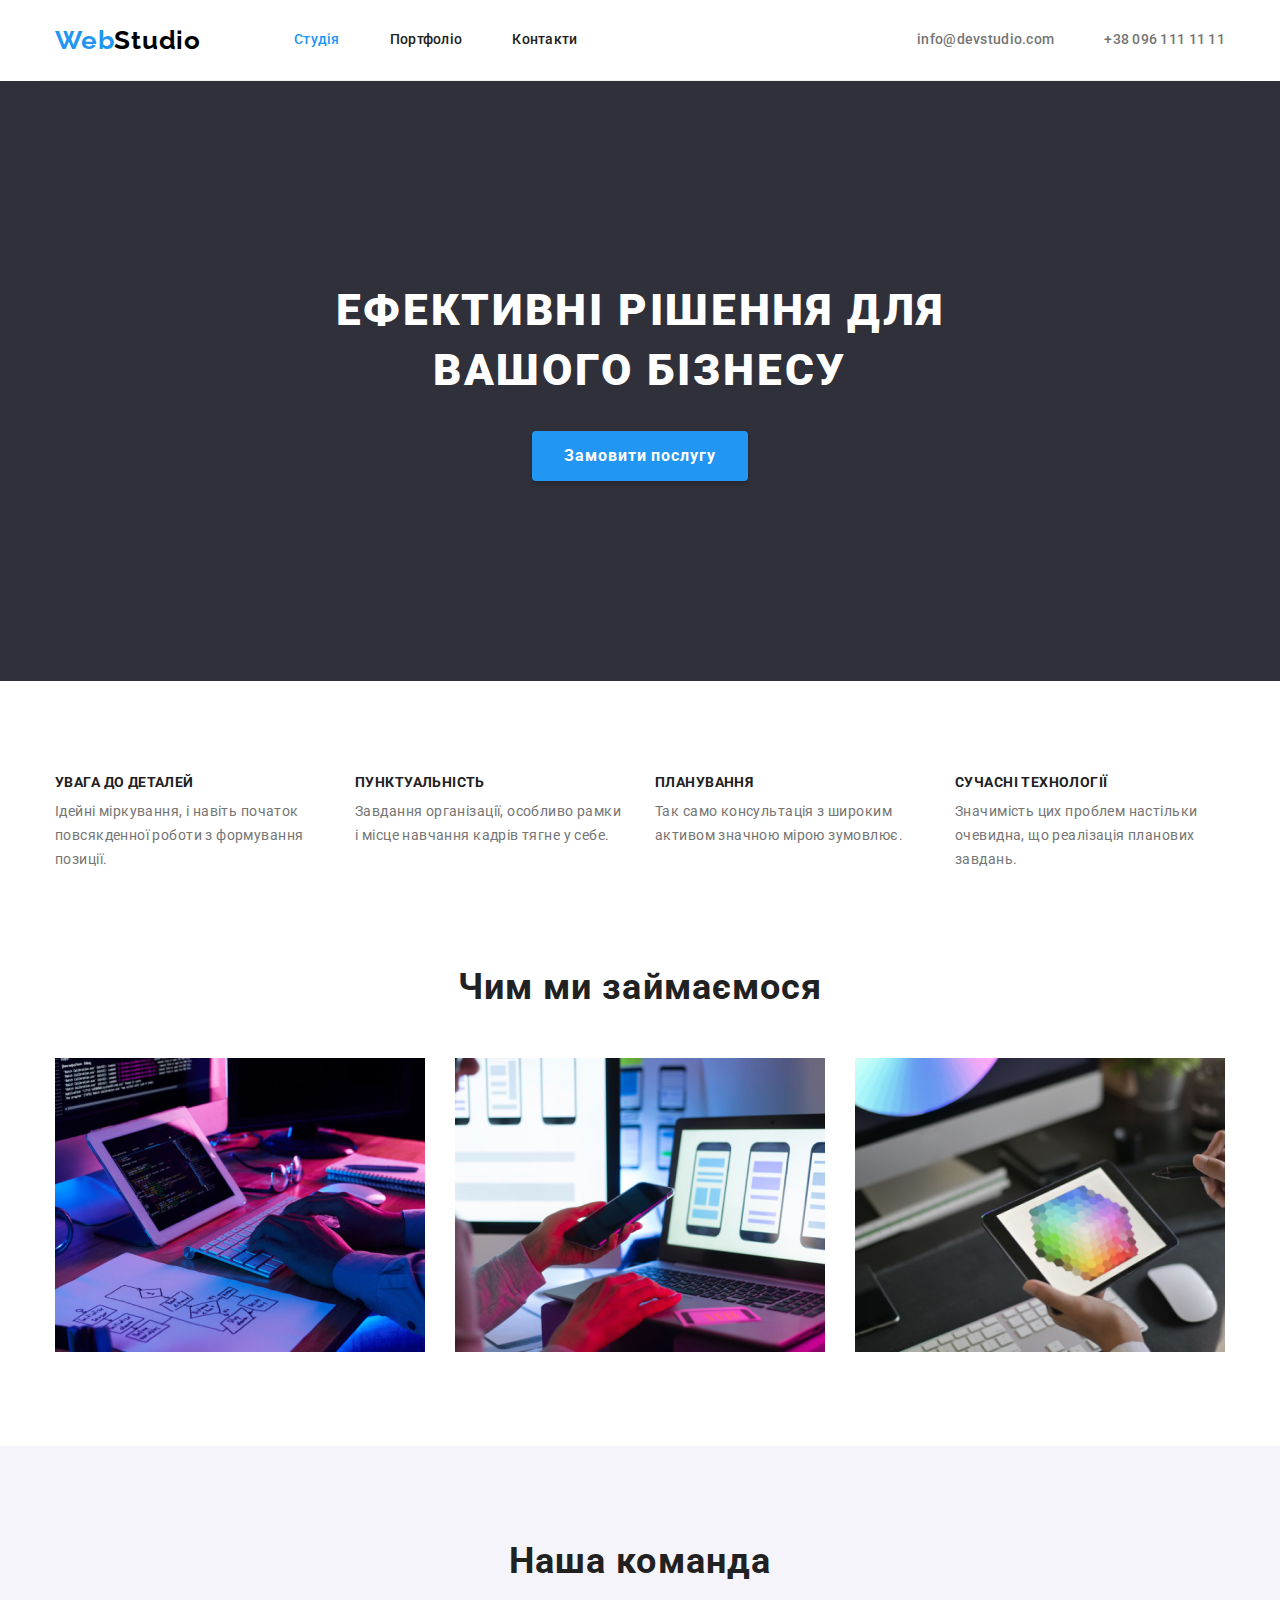
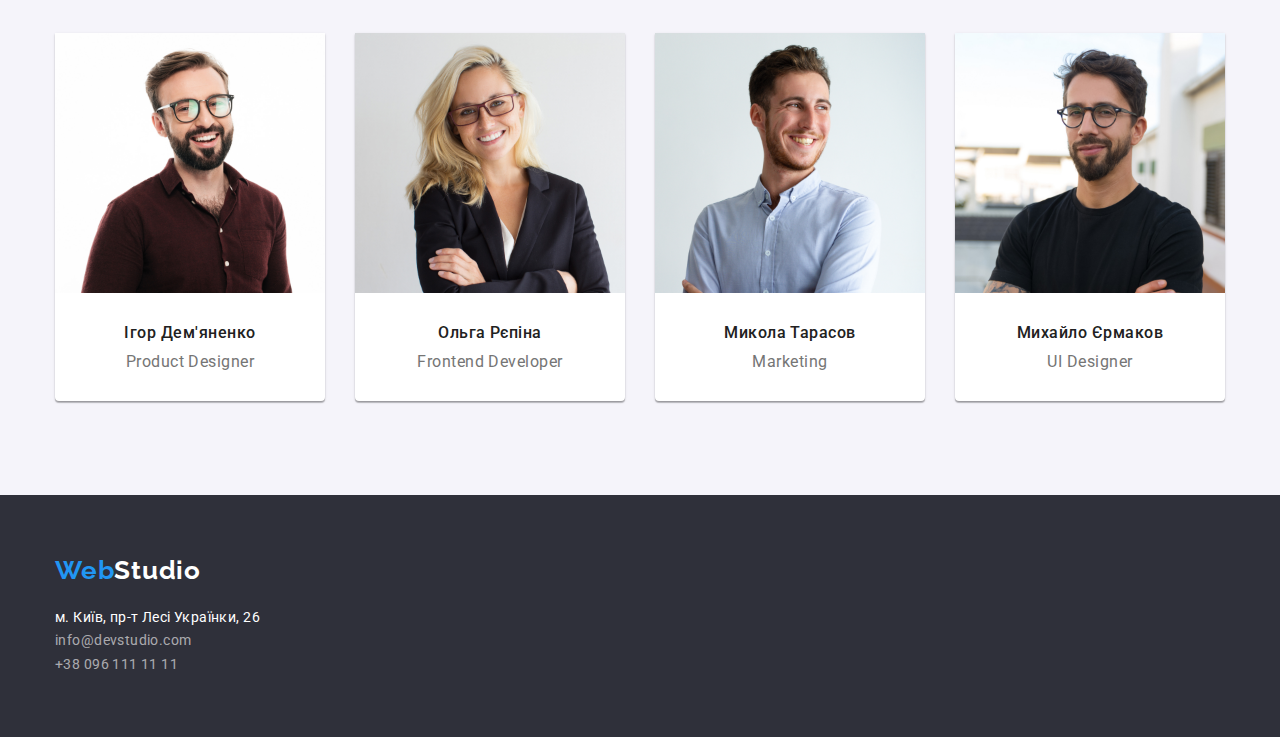
<file: index.html>
<!DOCTYPE html>
<html lang="uk">
<head>
   <meta charset="UTF-8">
   <meta name="viewport" content="width=device-width, initial-scale=1.0">
   <title>WebStudio</title>
   <link href="https://fonts.googleapis.com/css2?family=Raleway:wght@700&family=Roboto:wght@400;500;700;900&display=swap" rel="stylesheet">
   <link rel="stylesheet" href="https://cdnjs.cloudflare.com/ajax/libs/modern-normalize/1.1.0/modern-normalize.min.css">
   <link rel="stylesheet" href="./css/style.css">
</head>
<body>
   <!-- шапка страницы -->
<header>
    <div class="container main-nav">     
         <nav class="nav-right">
            <a href="./index.html" title="Logo WebStudio" class="logo">Web<span class="studio">Studio</span></a>
            <ul class="list-nav">
               <li class="item">
                  <a href="./index.html" title="студія" class="link-nav current">Студія</a>
               </li>
               <li class="item">
                  <a href="./portfolio.html" title="портфоліо" class="link-nav">Портфоліо</a>
               </li>
               <li class="item">
                  <a href="" title="контакти" class="link-nav">Контакти</a>
               </li>
               </ul>
         </nav>     
         <ul class="list-auth">
            <li class="item">
               <a href="mailto:info@devstudio.com" class="link-auth">info@devstudio.com</a>
            </li>
            <li class="item">
                <a href="tel:+380961111111" class="link-auth">+38 096 111 11 11</a>
            </li>
         </ul>  
    </div>
</header>

   <main>
      <!-- Герой -->
      <section class="hero">
         <div class="container">
               <div class="container-hero">
                  <h1 class="hero-title">
                     Ефективні рішення для вашого бізнесу
                  </h1>
                  <button type="button" class="button-hero">Замовити послугу
                  </button>
               </div>
         </div>
      </section>

      <!-- Особливості -->

         <section class="section">
            <div class="container">
               <h2 class="section-title visually-hidden ">Особливості</h2>
               <ul class="features-list">
                  <li class="item">
                     <h3 class="feature">УВАГА ДО ДЕТАЛЕЙ</h3>
                     <p class="text">
                     Ідейні міркування, і навіть початок повсякденної роботи з формування позиції.
                     </p>
                  </li>
                  <li class="item">
                     <h3 class="feature">ПУНКТУАЛЬНІСТЬ</h3>
                     <p class="text">
                     Завдання організації, особливо рамки і місце навчання кадрів тягне у себе.
                     </p>
                  </li>
                  <li class="item">
                     <h3 class="feature">ПЛАНУВАННЯ</h3>
                     <p class="text">
                     Так само консультація з широким активом значною мірою зумовлює.
                     </p>
                  </li>
                  <li class="item">
                     <h3 class="feature">СУЧАСНІ ТЕХНОЛОГІЇ</h3>
                     <p class="text">
                     Значимість цих проблем настільки очевидна, що реалізація планових завдань. 
                     </p>
                  </li>
              </ul>
            </div>
         </section>
   
      <!-- Чим ми займаємося -->
      <section class="section-work section">
        <div class="container">
           <h2 class="section-title">Чим ми займаємося</h2>
           <ul class="list-pict">
             <li class="item">
               <img src="./images/image.jpg" alt="Написання коду" width="370" heigth="294">
             </li>
             <li class="item">
               <img src="./images/image1.jpg" alt="Тестування додатку" width="370" heigth="294">
             </li>
             <li class="item">
               <img src="./images/image3.jpg" alt="Підбір палітри" width="370" heigth="294">
             </li>
           </ul>
        </div>
      </section>

      <!-- Наша команда -->   
      <section class="section-team section">
         <div class="container">
            <h2 class="section-title">
               Наша команда
            </h2>
            <div class="workers">
               <ul class="team-list">
                  <li class="item">
                           <img class="ph-profession" src="./images/img.jpg" alt="Працівник №1" width="270" heigth="260">
                        <div class="description">   
                              <h3 class="name">
                                 Ігор Дем'яненко
                              </h3>
                              <p class="profession">
                                 Product Designer
                              </p>
                        </div>
                  </li>
                  <li class="item">
                        <img class="ph-profession" src="./images/img-2.jpg" alt="Працівник №2" width="270" heigth="260">
                        <div class="description">
                           <h3 class="name">
                              Ольга Рєпіна
                           </h3>
                           <p class="profession">
                              Frontend Developer
                           </p>
                        </div>
                  </li>
                  <li class="item">
                        <img class="ph-profession" src="./images/img-3.jpg" alt="Працівник №3" width="270" heigth="260">                   
                        <div class="description">
                           <h3 class="name">
                              Микола Тарасов
                           </h3>
                           <p class="profession">
                              Marketing
                           </p>
                        </div>
                  </li>
                  <li class="item">
                        <img class="ph-profession" src="./images/img-4.jpg" alt="Працівник №4" width="270" heigth="260">                  
                        <div class="description">
                           <h3 class="name">
                              Михайло Єрмаков
                           </h3>
                           <p class="profession">
                              UI Designer
                           </p>
                        </div>
                  </li>
               </ul>
            </div>
         </div>
      </section>
      </main>

      <!-- Підвал -->
      <footer class="low">
         <div class="container footer">
            <a href="./index.html" title="Logo WebStudio" class="logo-footer">Web<span class="studio-footer">Studio</span></a>
         <address>
            <ul class="list footer">
               <li>
                  <a href="https://www.google.com/maps/d/embed?mid=10uSM3H-mIU3GznYo2szRIEphczw&hl=en_US&ehbc=2E312F" class="link-addr" width="640" height="480" target="_blank"  rel="noopener noreferrer">
                     м. Київ, пр-т Лесі Українки, 26 
                  </a>
               </li>
               <li>
                  <a href="mailto:info@devstudio.com" class="link-auth-low">info@devstudio.com</a>
               </li>
               <li>
                  <a href="tel:+380961111111" class="link-auth-low">+38 096 111 11 11</a>
               </li>
            </ul>
         </address>
         </div>
      </footer>

</body>
</html>
</file>
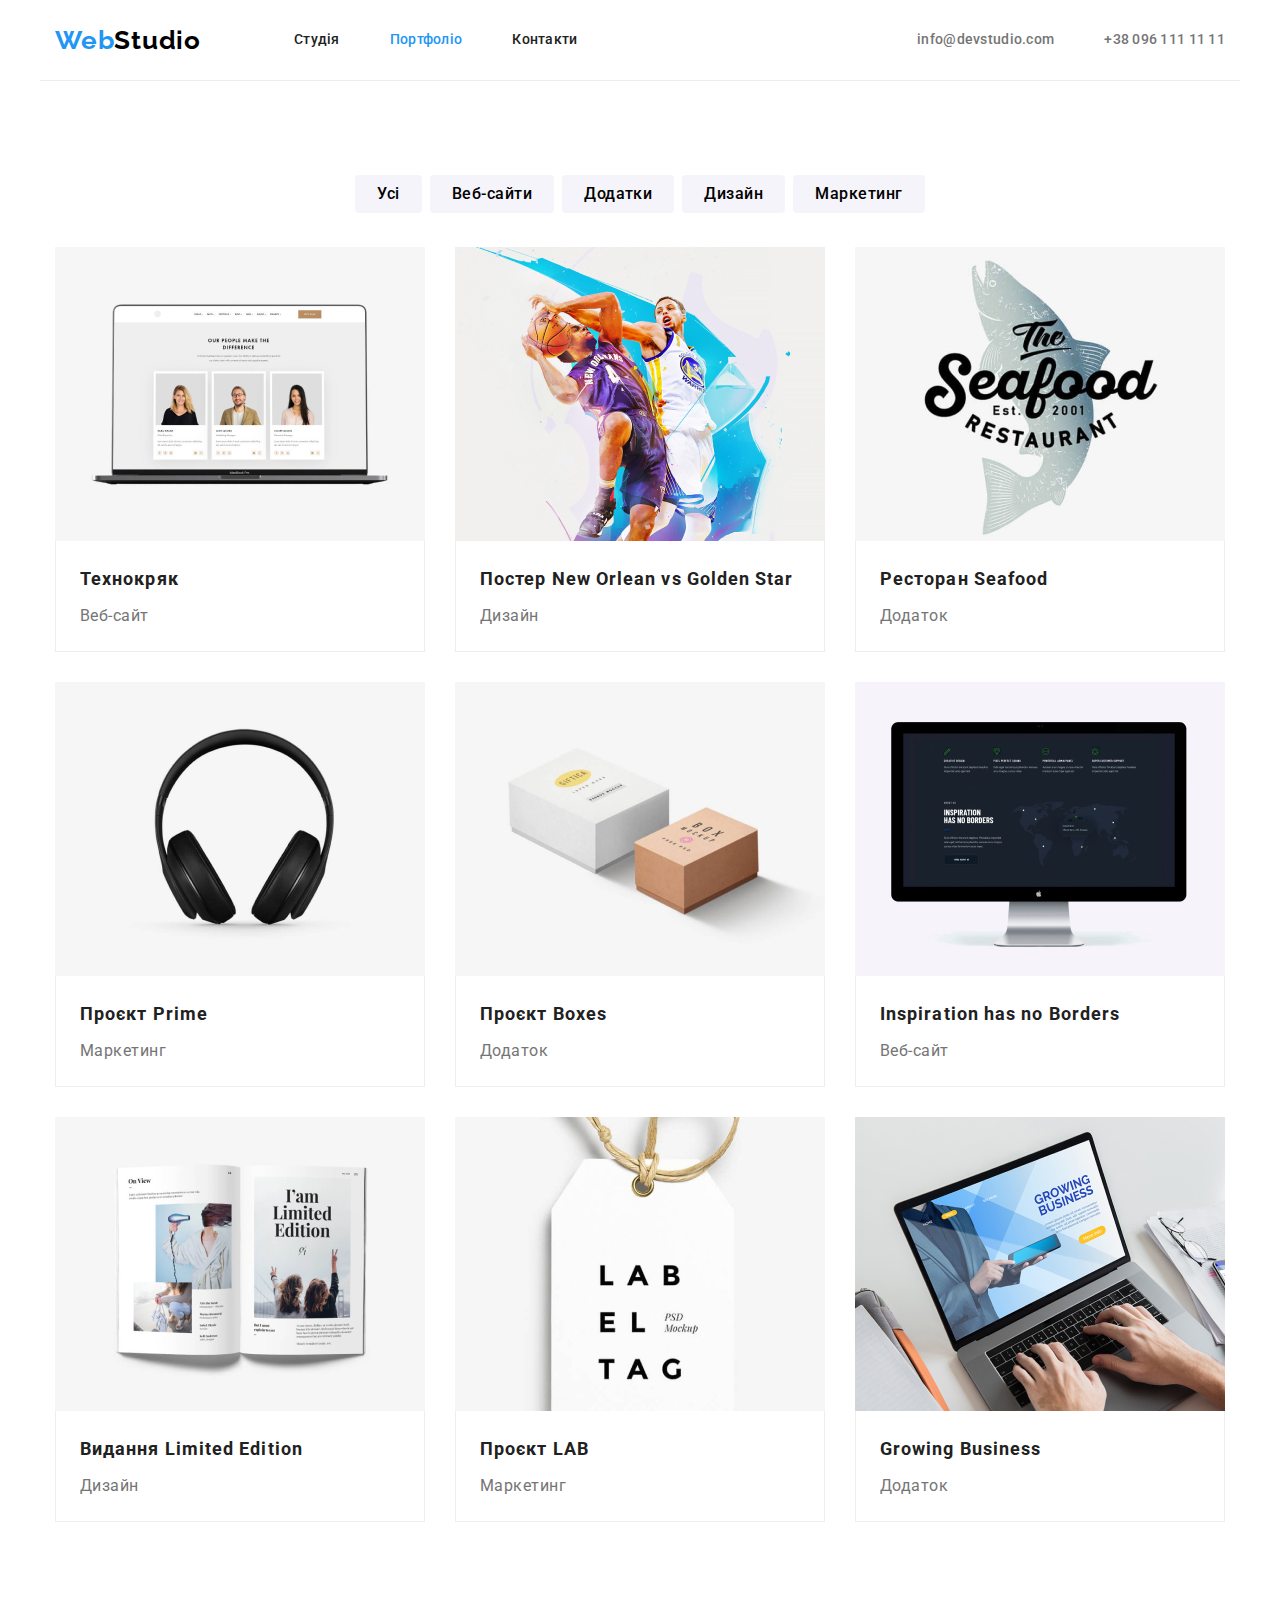
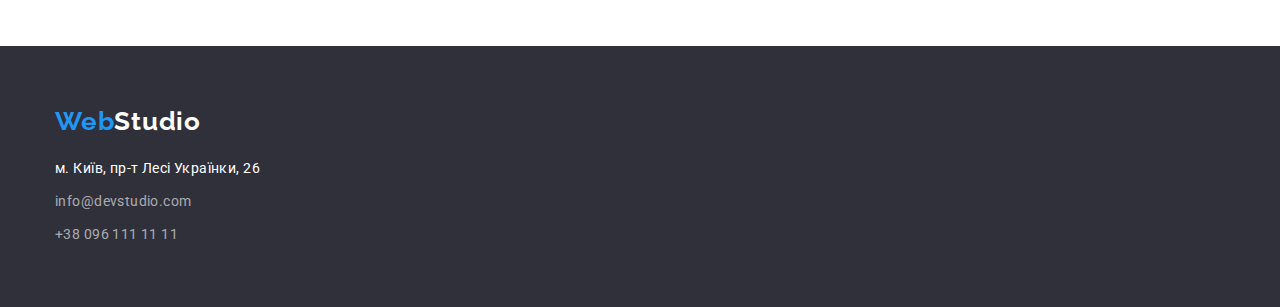
<file: portfolio.html>
<!DOCTYPE html>
<html lang="uk">
<head>
   <meta charset="UTF-8">
   <meta http-equiv="X-UA-Compatible" content="IE=edge">
   <meta name="viewport" content="width=device-width, initial-scale=1.0">
   <title>WebStudio</title>
   <link href="https://fonts.googleapis.com/css2?family=Raleway:wght@700&family=Roboto:wght@400;500;700;900&display=swap" rel="stylesheet">
   <link rel="stylesheet" href="https://cdnjs.cloudflare.com/ajax/libs/modern-normalize/1.1.0/modern-normalize.min.css">
   <link rel="stylesheet" href="./css/style.css">
</head>
<body>
   <!-- шапка страницы -->
   <header>
      <div class="container main-nav">     
           <nav class="nav-right">
              <a href="./index.html" title="Logo WebStudio" class="logo">Web<span class="studio">Studio</span></a>
              <ul class="list-nav">
                 <li class="item">
                    <a href="./index.html" title="студія" class="link-nav">Студія</a>
                 </li>
                 <li class="item">
                    <a href="./portfolio.html" title="портфоліо" class="link-nav current">Портфоліо</a>
                 </li>
                 <li class="item">
                    <a href="" title="контакти" class="link-nav">Контакти</a>
                 </li>
                 </ul>
           </nav>     
           <ul class="list-auth">
              <li class="item">
                 <a href="mailto:info@devstudio.com" class="link-auth">info@devstudio.com</a>
              </li>
              <li class="item">
                  <a href="tel:+380961111111" class="link-auth">+38 096 111 11 11</a>
              </li>
           </ul>  
      </div>
  </header>

<main>
   <!-- Герой -->
   <section class="section">
      <div class="container">
         <h1 class="title-examples visually-hidden">Приклади робіт</h1>
      </div>

      <!-- Фільтр -->
   <div class="container button">
      <ul class="list-button">
         <li class="item"><button type="button" class="filter">Усі</button></li>
         <li class="item"><button type="button" class="filter">Веб-сайти</button></li>
         <li class="item"><button type="button" class="filter">Додатки</button></li>
         <li class="item"><button type="button" class="filter">Дизайн</button></li>
         <li class="item"><button type="button" class="filter">Маркетинг</button></li>
      </ul>
   </div>

      <div class="container">
         <ul class="examples-list">
            <li class="item">
                  <img class="photos" src="./images/img-portfolio.jpg" alt="Екран компьютера з фотографіями трьох людей">
                  <div class="portfolio-card">                                       
                      <h2 class="title">Технокряк</h2>                 
                      <p class="examples">Веб-сайт</p>                                      
                  </div>
            </li>
            <li class="item">
                  <img class="photos" src="./images/img-portfolio-2.jpg" alt="Постер New Orlean vs Golden Star">
                  <div class="portfolio-card">                   
                     <h2 class="title">Постер New Orlean vs Golden Star</h2>                   
                     <p class="examples">Дизайн</p>                  
                  </div>
            </li>
            <li class="item">
                  <img class="photos" src="./images/img-portfolio-3.jpg" alt="Логотип ресторану Seafood">
                  <div class="portfolio-card">                   
                     <h2 class="title">Ресторан Seafood</h2>                    
                      <p class="examples">Додаток</p>
                  </div>           
            </li>
            <li class="item">
                  <img class="photos" src="./images/img-portfolio-4.jpg" alt="Навушники">
                  <div class="portfolio-card">                    
                     <h2 class="title">Проєкт Prime</h2>                    
                     <p class="examples">Маркетинг</p>                   
                  </div>
            </li>
            <li class="item">
                  <img class="photos" src="./images/img-portfolio-5.jpg" alt="Одна біла та одна коричнева коробки">
                  <div class="portfolio-card"> 
                     <h2 class="title">Проєкт Boxes</h2>                   
                     <p class="examples">Додаток</p>                    
                  </div>
            </li>
            <li class="item">
                  <img class="photos" src="./images/img-portfolio-6.jpg" alt="Монітор компьютера">
                  <div class="portfolio-card">                  
                     <h2 class="title">Inspiration has no Borders</h2>                 
                      <p class="examples">Веб-сайт</p>                    
                  </div>
            </li>
            <li class="item">
                  <img class="photos" src="./images/img-portfolio-7.jpg" alt="Розгорнутий журнал видання Limited Edition">
                  <div class="portfolio-card">
                     <h2 class="title">Видання Limited Edition</h2>                  
                     <p class="examples">Дизайн</p>                    
                  </div>
            </li>
            <li class="item">
                  <img class="photos" src="./images/img-portfolio-8.jpg" alt="Етикетка з написом LAB EL TAG">
                  <div class="portfolio-card">                    
                     <h2 class="title">Проєкт LAB</h2>                     
                      <p class="examples">Маркетинг</p>                   
                  </div>
            </li>
            <li class="item">
                  <img class="photos" src="./images/img-portfolio-9.jpg" alt="Компьютер з руками працюючої людини">
                 <div class="portfolio-card">
                    <h2 class="title">Growing Business</h2>
                    <p class="examples">Додаток</p>
                 </div>
            </li>
         </ul>
      </div>
   </section>
</main>

<!-- Підвал -->
<footer class="low">
   <div class="container footer">
      <a href="./index.html" title="Logo WebStudio" class="logo-footer">Web<span class="studio-footer">Studio</span></a>
   <address>
      <ul class="list footer">
         <li class="reference">
            <a href="https://www.google.com/maps/d/embed?mid=10uSM3H-mIU3GznYo2szRIEphczw&hl=en_US&ehbc=2E312F" class="link-addr" width="640" height="480" target="_blank"  rel="noopener noreferrer">
               м. Київ, пр-т Лесі Українки, 26 
            </a>
         </li>
         <li class="reference">
            <a href="mailto:info@devstudio.com" class="link-auth-low">info@devstudio.com</a>
         </li>
         <li>
            <a href="tel:+380961111111" class="link-auth-low">+38 096 111 11 11</a>
         </li>
      </ul>
   </address>
   </div>
</footer>
</body>
</html>
</file>
<file: css/style.css>
:root {
   --hero-title-color: rgba(255, 255, 255, 1);
   --primary-title-color: rgba(33, 33, 33, 1);
   --text-paragraph-color: rgba(117, 117, 117, 1);
   --accent-color: rgba(33, 150, 243, 1);
   --accent-color-hover-button: rgba(33, 167, 243, 1); 
   --primary-bg-color: rgba(255, 255, 255, 1);
   --secondary-bg-color: rgba(245, 244, 250, 1);
   --bg-color-hero-footer: rgba(47, 48, 58, 1);
   --link-auth-low-color: rgba(255, 255, 255, 0.6);
   --border-bottom-color: rgba(236, 236, 236, 1);
   --border-examples-list: rgba(238, 238, 238, 1);
   }

/* .visually-hidden  {
   position: absolute;
   white-space: nowrap;
   width: 1px;
   height: 1px;
   overflow: hidden;
   border: 0;
   padding: 0;
   clip: rect(0 0 0 0);
   clip-path: inset(50%);
   margin: -1px;
} */

body {
   background-color: var(--primary-bg-color);
   color: var(--primary-title-color);
   font-family: 'Roboto', sans-serif;
}

/* скинути стилі */
body,h1, h2, h3, h4, h5, h6, p, ol, ul {
   margin: 0;
   padding: 0;
}

/* розташування хедеру */
.container.main-nav {
   display: flex;

   border-bottom-color: var(--border-bottom-color);
   border-bottom-width: 1px;
   border-bottom-style: solid;
}

.nav-right {
   display: flex;
   align-items: center;
}

/* стиль логотипу */
.logo {
   margin-right: 93px;

   color: var(--accent-color);
   text-decoration: none;
   font-family: 'Raleway', sans-serif;
   font-weight: 700;
   font-size: 26px;
   line-height: 1.19;
   letter-spacing: 0.03em;
}

.studio {
   color: rgba(0, 0, 0, 1);
}

/* стиль навігації */
.link-nav {
   display: block;
   padding-top: 32px;
   padding-bottom: 32px;

   color: var(--primary-title-color);
   text-decoration: none;
   font-weight: 500;
   font-size: 14px;
   line-height: 1.14;
   letter-spacing: 0.02em;
}

.link-nav:hover,
.link-nav:focus {
color: var(--accent-color);
}

.link-nav.current {
   color: var(--accent-color);
}

.list-nav {
   display: flex;

   list-style: none;
}

.list-nav .item:not(:last-child) {
   margin-right: 50px;
}

/* стиль авторизації */
.link-auth {
   display: block;
   padding-top: 32px;
   padding-bottom: 32px;

   color: var(--text-paragraph-color);
   text-decoration: none;
   font-weight: 500;
   font-size: 14px;
   line-height: 1.14;
   letter-spacing: 0.02em;
}

.link-auth:hover,
.link-auth:focus {
   color: var(--accent-color);
}

.list-auth {
   display: flex;
   align-items: center;
   justify-content: flex-end;
   margin-left: auto;
   
   list-style: none;
}

.list-auth .item:not(:last-child) {
   margin-right: 50px;
}

/* контейнер */

.container {
   max-width: 1200px;
   width: 100%;
   padding-right: 15px;
   padding-left: 15px;
   
   margin-left: auto;
   margin-right: auto;
}

.section {
   padding-top: 94px;
   padding-bottom: 94px;
}

/* Hero */

.container-hero {
padding-top: 200px;
padding-bottom: 200px;
margin-left: auto;
margin-right: auto;
width: 696px;
}

.hero {
   background-color: var(--bg-color-hero-footer);
   text-align: center;
}

.hero-title {
   margin-bottom: 30px;

   color: var(--hero-title-color);
   font-weight: 900;
   font-size: 44px;
   line-height: 1.36;
   letter-spacing: 0.06em;
   text-transform: uppercase;
}

.button-hero {
   display: inline-block;
   border-radius: 4px;
   border: none;
   padding: 10px 32px;
   box-shadow: 0px 4px 4px rgba(0, 0, 0, 0.15);

   background-color: var(--accent-color);
   color: var(--hero-title-color);
   cursor: pointer;
   font-family: inherit;
   font-weight: 700;
   font-size: 16px;
   line-height: 1.87;
   letter-spacing: 0.06em;
}

.button-hero:hover,
.button-hero:focus {
   background-color: var(--accent-color-hover-button);
   color: var(--hero-title-color);
}


/* секція особливості */

/* прихований заголовок */
.section-title.visually-hidden  {
   color: var(--primary-title-color);
   font-weight: 700;
   font-size: 36px;
   line-height: 1.17;
   text-align: center;
   letter-spacing: 0.03em;

   position: absolute;
   white-space: nowrap;
   width: 1px;
   height: 1px;
   overflow: hidden;
   border: 0;
   padding: 0;
   clip: rect(0 0 0 0);
   clip-path: inset(50%);
   margin: -1px;
}

.features-list {
   display: flex;
   flex-wrap: wrap;

   list-style: none;
}

.section .feature {
   margin-bottom: 10px;

   font-weight: 700;
   font-size: 14px;
   line-height: 1.14;
   letter-spacing: 0.03em;
   text-transform: uppercase;
}

.features-list .text {
   color: var(--text-paragraph-color);
   font-size: 14px;
   line-height: 1.71;
   letter-spacing: 0.03em;
}

.features-list .item {
   width: 270px;
   margin-right: 30px;
}

.features-list .item:last-child {
   margin-right: 0;
}

/* чим ми займаємось */
.section-work {
   padding-top: 0;
}

.section-title {
   margin-bottom: 50px;

   color: var(--primary-title-color);
   font-weight: 700;
   font-size: 36px;
   line-height: 1.17;
   text-align: center;
   letter-spacing: 0.03em;
}

.list-pict {
   display: flex;
   flex-wrap: wrap;

   list-style: none;
}

.list-pict .item {
   display: flex;
   margin-right: 30px;
}

.list-pict .item:last-child {
   margin-right: 0;
}

/* Наша команда */
.section-team {
   background-color: var(--secondary-bg-color);
}

.workers .team-list {
   display: flex;

   list-style: none;
}

.team-list .item {
   width: 270px;
   margin-right: 30px;

   background-color: var(--primary-bg-color);

   box-shadow: 0px 1px 3px rgba(0, 0, 0, 0.12), 
   0px 1px 1px rgba(0, 0, 0, 0.14), 
   0px 2px 1px rgba(0, 0, 0, 0.2);
   border-radius: 0px 0px 4px 4px;
}

.team-list .item:last-child {
   margin-right: 0;
}

.ph-profession {
   display: block;
}

.team-list .name {
   margin-bottom: 10px;

   color: var(--primary-title-color);
   font-weight: 500;
   font-size: 16px;
   line-height: 1.19;
   text-align: center;
   letter-spacing: 0.03em;
}

.description {
   margin-top: 30px;
   margin-bottom: 30px;
}

.team-list .profession {
   color: var(--text-paragraph-color);
   font-size: 16px;
   line-height: 1.19;
   text-align: center;
   letter-spacing: 0.03em;
}

/* стиль портфоліо */

.title-examples.visually-hidden {
   position: absolute;
   white-space: nowrap;
   width: 1px;
   height: 1px;
   overflow: hidden;
   border: 0;
   padding: 0;
   clip: rect(0 0 0 0);
   clip-path: inset(50%);
   margin: -1px;
}

/* стиль кнопок */

.container.button {
   display: flex;
}

.list-button {
   display: flex;
   align-items: center;
   justify-content: center;
   margin: auto;
   margin-bottom: 34px;

   list-style: none;
}

.list-button .item {
   display: flex;

   margin-right: 8px;
}

.list-button .item:last-child {
   margin-right: 0;
} 

.filter {
   display: block;

   padding-top: 6px;
   padding-right: 22px;
   padding-bottom: 6px;
   padding-left: 22px;

   border-radius: 4px;
   border: none;

   background-color: var(--secondary-bg-color);
   cursor: pointer;
   font-family: inherit;
   font-weight: 500;
   font-size: 16px;
   line-height: 1.62;
   text-align: center;
   letter-spacing: 0.03em;
}

.filter:hover,
.filter:focus {
   background-color: var(--accent-color);
   color: var(--hero-title-color);

   box-shadow: 0px 3px 1px rgba(0, 0, 0, 0.1), 
   0px 1px 2px rgba(0, 0, 0, 0.08), 
   0px 2px 2px rgba(0, 0, 0, 0.12);
}

/* Сітка з картками */
.examples-list {
   display: flex;
   flex-wrap: wrap;

   list-style: none;
}

.examples-list .item {
   width: 370px;
   margin-right: 30px;
   margin-bottom: 30px;
}

.examples-list .item:nth-child(3n) {
   margin-right: 0px;
}

.photos {
   display: block;
   width: 100%;
   height: auto;
}

.portfolio-card {
   padding: 20px 24px;

   border-top: none;
   border-right: 1px solid var(--border-examples-list);
   border-bottom: 1px solid var(--border-examples-list);
   border-left: 1px solid var(--border-examples-list);
}

.portfolio-card .title {
   margin-bottom: 4px;

   font-weight: 700;
   font-size: 18px;
   line-height: 2;
   letter-spacing: 0.06em;
}

.portfolio-card .examples {
   color: var(--text-paragraph-color);
   font-size: 16px;
   line-height: 1.88;
   letter-spacing: 0.03em;
}


/* стиль лінку адреси */
.link-addr {
   color: var(--hero-title-color);
   text-decoration: none;
   font-style: normal;
   font-size: 14px;
   line-height: 1.71;
   letter-spacing: 0.03em;
}

/* стиль футера */
.low {
   background-color: var(--bg-color-hero-footer);
}

.container.footer {
   padding-top: 60px;
   padding-bottom: 60px;

}

.logo-footer {
   display: block;
   margin-bottom: 20px;

   color: var(--accent-color);
   text-decoration: none;
   font-family: 'Raleway', sans-serif;
   font-weight: 700;
   font-size: 26px;
   line-height: 1.19;
   letter-spacing: 0.03em;
}

.studio-footer {
   color: var(--hero-title-color);
}

.list.footer {
   list-style: none;
}

.list.footer .reference {
   margin-bottom: 9px;
}

.link-auth-low {
   color: var(--link-auth-low-color);
   text-decoration: none;
   font-style: normal;
   font-size: 14px;
   line-height: 1.71;
   letter-spacing: 0.03em;
}

.link-auth-low:hover,
.link-auth-low:focus {
color: var(--accent-color);
}

.link-addr:hover,
.link-addr:focus {
   color: var(--accent-color);
}
</file>
